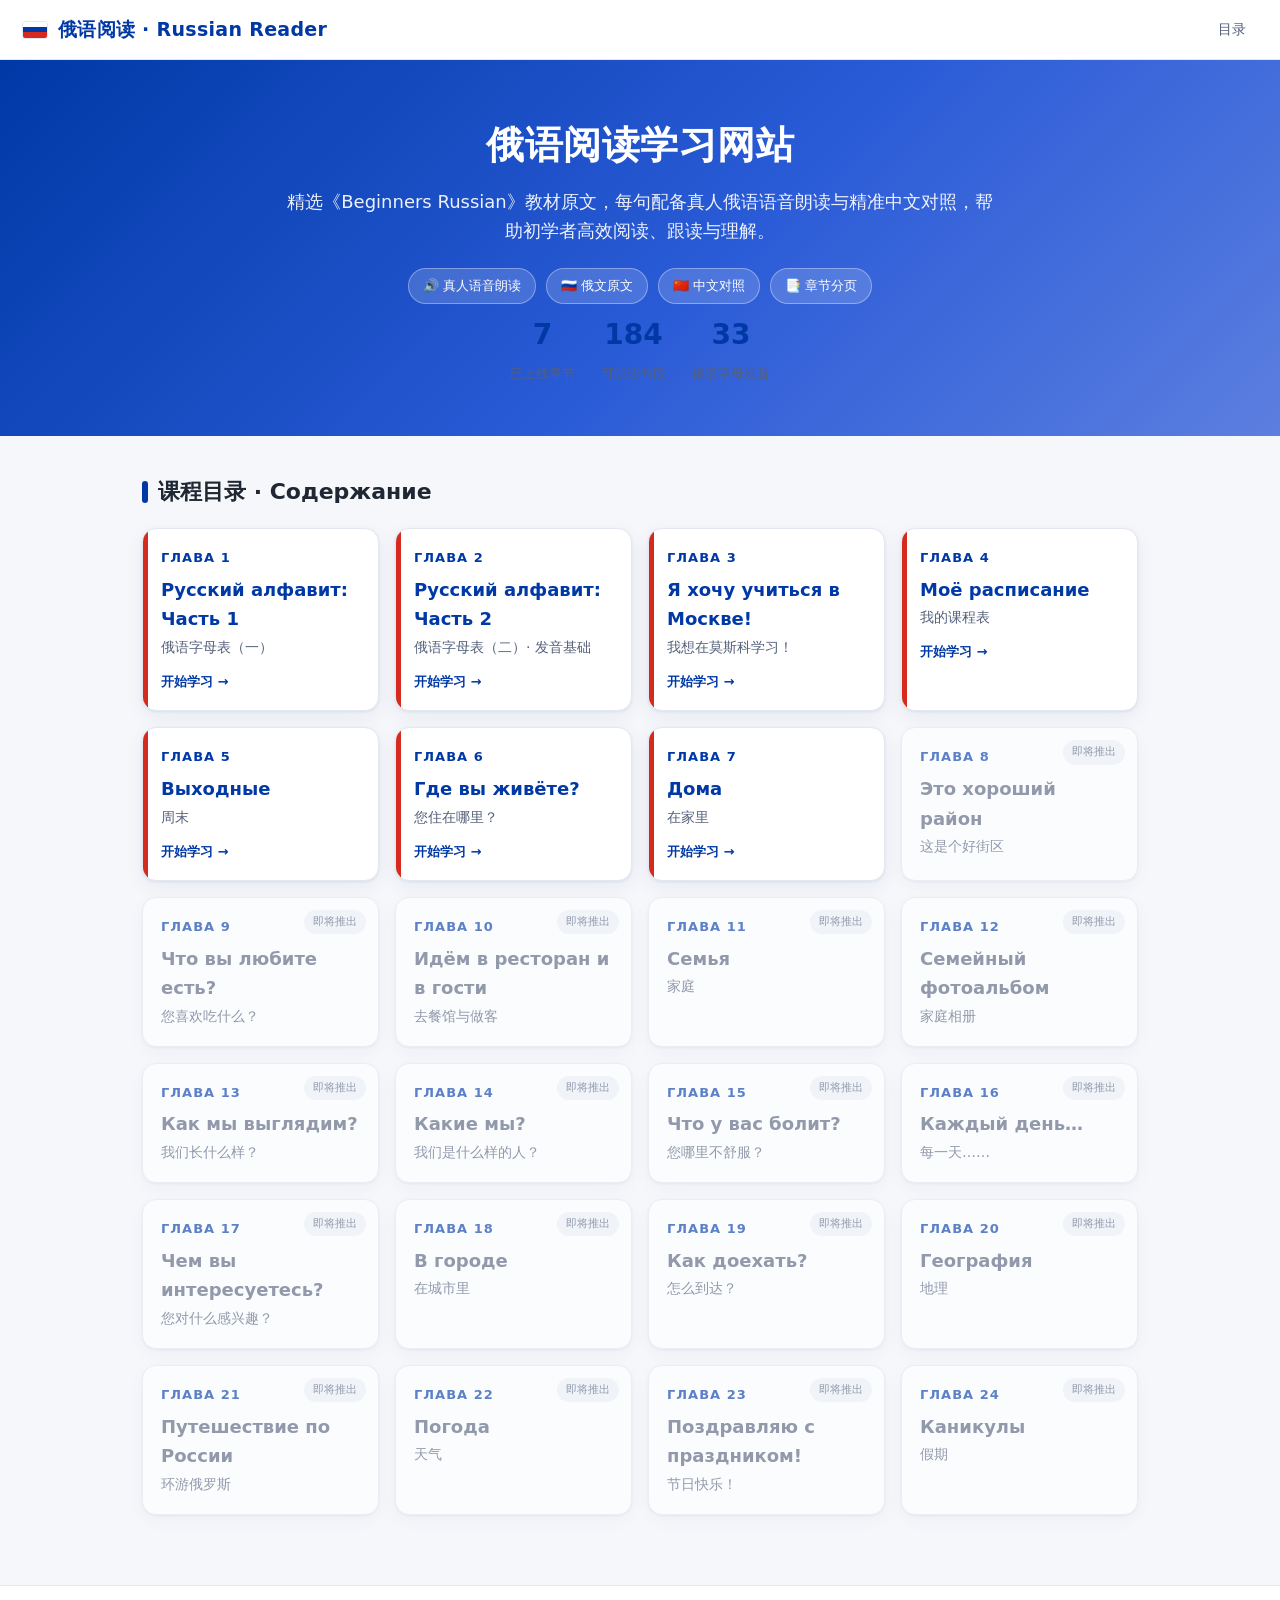
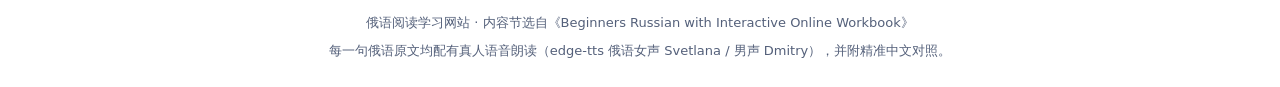
<file: index.html>
<!DOCTYPE html><html lang="ru"><head><meta charset="utf-8">
<meta name="viewport" content="width=device-width, initial-scale=1">
<title>俄语阅读 · Russian Reader — 在线俄语阅读学习</title>
<link rel="stylesheet" href="css/style.css"></head><body>
<nav class="topnav">
  <a class="brand" href="index.html"><span class="flag"><i class="w"></i><i class="b"></i><i class="r"></i></span>俄语阅读 · Russian Reader</a>
  <span class="spacer"></span>
  <a class="navlink" href="index.html">目录</a>
</nav>
<header class="hero">
  <h1>俄语阅读学习网站</h1>
  <div class="sub">精选《Beginners Russian》教材原文，每句配备真人俄语语音朗读与精准中文对照，帮助初学者高效阅读、跟读与理解。</div>
  <div class="tags"><span>🔊 真人语音朗读</span><span>🇷🇺 俄文原文</span><span>🇨🇳 中文对照</span><span>📑 章节分页</span></div>
  <div class="intro-stats">
    <div class="stat"><b>7</b><span>已上线章节</span></div>
    <div class="stat"><b>184</b><span>可朗读句段</span></div>
    <div class="stat"><b>33</b><span>俄语字母发音</span></div>
  </div>
</header>
<main class="wrap">
  <section class="block">
    <h2 class="section-title">课程目录 · Содержание</h2>
    <div class="chapter-grid"><a class="ch-card active" href="glava-1.html">
              <span class="stripe"></span>
              <div class="num">ГЛАВА 1</div>
              <div class="ru">Русский алфавит: Часть 1</div>
              <div class="zh">俄语字母表（一）</div>
              <div class="go">开始学习 →</div>
            </a>
<a class="ch-card active" href="glava-2.html">
              <span class="stripe"></span>
              <div class="num">ГЛАВА 2</div>
              <div class="ru">Русский алфавит: Часть 2</div>
              <div class="zh">俄语字母表（二）· 发音基础</div>
              <div class="go">开始学习 →</div>
            </a>
<a class="ch-card active" href="glava-3.html">
              <span class="stripe"></span>
              <div class="num">ГЛАВА 3</div>
              <div class="ru">Я хочу учиться в Москве!</div>
              <div class="zh">我想在莫斯科学习！</div>
              <div class="go">开始学习 →</div>
            </a>
<a class="ch-card active" href="glava-4.html">
              <span class="stripe"></span>
              <div class="num">ГЛАВА 4</div>
              <div class="ru">Моё расписание</div>
              <div class="zh">我的课程表</div>
              <div class="go">开始学习 →</div>
            </a>
<a class="ch-card active" href="glava-5.html">
              <span class="stripe"></span>
              <div class="num">ГЛАВА 5</div>
              <div class="ru">Выходные</div>
              <div class="zh">周末</div>
              <div class="go">开始学习 →</div>
            </a>
<a class="ch-card active" href="glava-6.html">
              <span class="stripe"></span>
              <div class="num">ГЛАВА 6</div>
              <div class="ru">Где вы живёте?</div>
              <div class="zh">您住在哪里？</div>
              <div class="go">开始学习 →</div>
            </a>
<a class="ch-card active" href="glava-7.html">
              <span class="stripe"></span>
              <div class="num">ГЛАВА 7</div>
              <div class="ru">Дома</div>
              <div class="zh">在家里</div>
              <div class="go">开始学习 →</div>
            </a>
<div class="ch-card soon">
              <span class="badge">即将推出</span>
              <div class="num">ГЛАВА 8</div>
              <div class="ru">Это хороший район</div>
              <div class="zh">这是个好街区</div>
            </div>
<div class="ch-card soon">
              <span class="badge">即将推出</span>
              <div class="num">ГЛАВА 9</div>
              <div class="ru">Что вы любите есть?</div>
              <div class="zh">您喜欢吃什么？</div>
            </div>
<div class="ch-card soon">
              <span class="badge">即将推出</span>
              <div class="num">ГЛАВА 10</div>
              <div class="ru">Идём в ресторан и в гости</div>
              <div class="zh">去餐馆与做客</div>
            </div>
<div class="ch-card soon">
              <span class="badge">即将推出</span>
              <div class="num">ГЛАВА 11</div>
              <div class="ru">Семья</div>
              <div class="zh">家庭</div>
            </div>
<div class="ch-card soon">
              <span class="badge">即将推出</span>
              <div class="num">ГЛАВА 12</div>
              <div class="ru">Семейный фотоальбом</div>
              <div class="zh">家庭相册</div>
            </div>
<div class="ch-card soon">
              <span class="badge">即将推出</span>
              <div class="num">ГЛАВА 13</div>
              <div class="ru">Как мы выглядим?</div>
              <div class="zh">我们长什么样？</div>
            </div>
<div class="ch-card soon">
              <span class="badge">即将推出</span>
              <div class="num">ГЛАВА 14</div>
              <div class="ru">Какие мы?</div>
              <div class="zh">我们是什么样的人？</div>
            </div>
<div class="ch-card soon">
              <span class="badge">即将推出</span>
              <div class="num">ГЛАВА 15</div>
              <div class="ru">Что у вас болит?</div>
              <div class="zh">您哪里不舒服？</div>
            </div>
<div class="ch-card soon">
              <span class="badge">即将推出</span>
              <div class="num">ГЛАВА 16</div>
              <div class="ru">Каждый день…</div>
              <div class="zh">每一天……</div>
            </div>
<div class="ch-card soon">
              <span class="badge">即将推出</span>
              <div class="num">ГЛАВА 17</div>
              <div class="ru">Чем вы интересуетесь?</div>
              <div class="zh">您对什么感兴趣？</div>
            </div>
<div class="ch-card soon">
              <span class="badge">即将推出</span>
              <div class="num">ГЛАВА 18</div>
              <div class="ru">В городе</div>
              <div class="zh">在城市里</div>
            </div>
<div class="ch-card soon">
              <span class="badge">即将推出</span>
              <div class="num">ГЛАВА 19</div>
              <div class="ru">Как доехать?</div>
              <div class="zh">怎么到达？</div>
            </div>
<div class="ch-card soon">
              <span class="badge">即将推出</span>
              <div class="num">ГЛАВА 20</div>
              <div class="ru">География</div>
              <div class="zh">地理</div>
            </div>
<div class="ch-card soon">
              <span class="badge">即将推出</span>
              <div class="num">ГЛАВА 21</div>
              <div class="ru">Путешествие по России</div>
              <div class="zh">环游俄罗斯</div>
            </div>
<div class="ch-card soon">
              <span class="badge">即将推出</span>
              <div class="num">ГЛАВА 22</div>
              <div class="ru">Погода</div>
              <div class="zh">天气</div>
            </div>
<div class="ch-card soon">
              <span class="badge">即将推出</span>
              <div class="num">ГЛАВА 23</div>
              <div class="ru">Поздравляю с праздником!</div>
              <div class="zh">节日快乐！</div>
            </div>
<div class="ch-card soon">
              <span class="badge">即将推出</span>
              <div class="num">ГЛАВА 24</div>
              <div class="ru">Каникулы</div>
              <div class="zh">假期</div>
            </div></div>
  </section>
</main>
<footer class="site-footer">
  <div>俄语阅读学习网站 · 内容节选自《Beginners Russian with Interactive Online Workbook》</div>
  <div style="margin-top:6px">每一句俄语原文均配有真人语音朗读（edge-tts 俄语女声 Svetlana / 男声 Dmitry），并附精准中文对照。</div>
</footer>
</body></html>
</file>
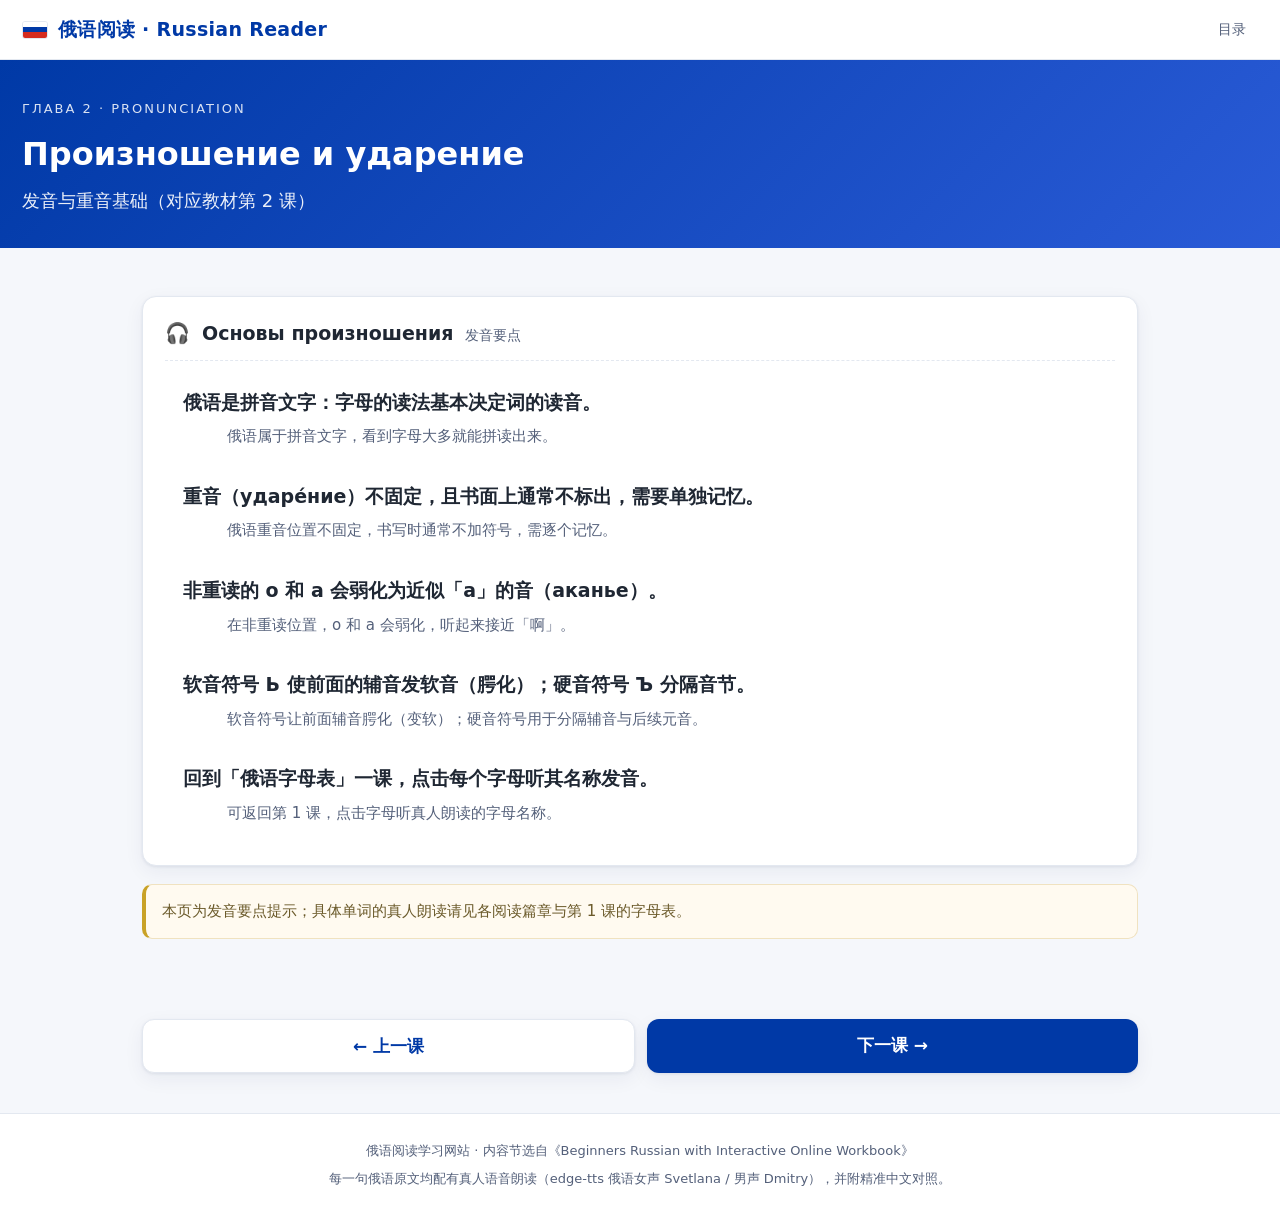
<file: glava-2.html>
<!DOCTYPE html><html lang="ru"><head><meta charset="utf-8">
<meta name="viewport" content="width=device-width, initial-scale=1">
<title>发音与重音基础 · Глава 2</title>
<link rel="stylesheet" href="css/style.css"></head><body>
<nav class="topnav">
  <a class="brand" href="index.html"><span class="flag"><i class="w"></i><i class="b"></i><i class="r"></i></span>俄语阅读 · Russian Reader</a>
  <span class="spacer"></span>
  <a class="navlink" href="index.html">目录</a>
</nav>
<header class="chapter-hero">
  <div class="kicker">ГЛАВА 2 · PRONUNCIATION</div>
  <h1>Произношение и ударение</h1>
  <div class="zh">发音与重音基础（对应教材第 2 课）</div>
</header>
<main class="wrap">
  <section class="block">
    <div class="reading"><div class="r-head"><span class="ricon">🎧</span><span class="rtitle">Основы произношения</span><span class="rzh">发音要点</span></div>
      <div class="srow"><div class="ru-line"><span class="ru">俄语是拼音文字：字母的读法基本决定词的读音。</span></div><div class="zh">俄语属于拼音文字，看到字母大多就能拼读出来。</div></div>
      <div class="srow"><div class="ru-line"><span class="ru">重音（ударе́ние）不固定，且书面上通常不标出，需要单独记忆。</span></div><div class="zh">俄语重音位置不固定，书写时通常不加符号，需逐个记忆。</div></div>
      <div class="srow"><div class="ru-line"><span class="ru">非重读的 о 和 а 会弱化为近似「а」的音（аканье）。</span></div><div class="zh">在非重读位置，о 和 а 会弱化，听起来接近「啊」。</div></div>
      <div class="srow"><div class="ru-line"><span class="ru">软音符号 Ь 使前面的辅音发软音（腭化）；硬音符号 Ъ 分隔音节。</span></div><div class="zh">软音符号让前面辅音腭化（变软）；硬音符号用于分隔辅音与后续元音。</div></div>
      <div class="srow"><div class="ru-line"><span class="ru">回到「俄语字母表」一课，点击每个字母听其名称发音。</span></div><div class="zh">可返回第 1 课，点击字母听真人朗读的字母名称。</div></div>
    </div>
    <div class="note">本页为发音要点提示；具体单词的真人朗读请见各阅读篇章与第 1 课的字母表。</div>
  </section>
  <div class="nav-buttons"><a class="ghost" href="glava-1.html">← 上一课</a><a href="glava-3.html">下一课 →</a></div>
</main>
<footer class="site-footer">
  <div>俄语阅读学习网站 · 内容节选自《Beginners Russian with Interactive Online Workbook》</div>
  <div style="margin-top:6px">每一句俄语原文均配有真人语音朗读（edge-tts 俄语女声 Svetlana / 男声 Dmitry），并附精准中文对照。</div>
</footer>
</body></html>
</file>
<file: css/style.css>
:root {
  --ru-blue: #0039A6;      /* Russian flag blue */
  --ru-blue-bright: #2A5BD7;
  --ru-red: #D52B1E;       /* Russian flag red */
  --ru-red-bright: #E7483B;
  --ink: #1f2733;
  --ink-soft: #54607a;
  --bg: #f5f7fb;
  --card: #ffffff;
  --line: #e3e8f0;
  --accent-soft: #eaf0ff;
  --gold: #C9A227;
  --shadow: 0 1px 3px rgba(20,40,80,.08), 0 6px 20px rgba(20,40,80,.06);
}

* { box-sizing: border-box; }
html { scroll-behavior: smooth; }
body {
  margin: 0;
  font-family: "Noto Sans", "Segoe UI", "PingFang SC", "Microsoft YaHei", system-ui, -apple-system, sans-serif;
  color: var(--ink);
  background: var(--bg);
  line-height: 1.65;
  font-size: 17px;
}
a { color: var(--ru-blue); text-decoration: none; }
a:hover { text-decoration: underline; }

/* ---------- Top nav ---------- */
.topnav {
  position: sticky; top: 0; z-index: 50;
  display: flex; align-items: center; gap: 16px;
  padding: 12px 22px;
  background: rgba(255,255,255,.92);
  backdrop-filter: blur(8px);
  border-bottom: 1px solid var(--line);
}
.topnav .brand {
  font-weight: 800; font-size: 19px; letter-spacing: .3px;
  display: flex; align-items: center; gap: 10px;
}
.topnav .brand .flag {
  width: 26px; height: 18px; border-radius: 3px; overflow: hidden;
  display: inline-flex; flex-direction: column; border: 1px solid var(--line);
}
.topnav .brand .flag i { flex: 1; display: block; }
.topnav .brand .flag .w { background:#fff; } .topnav .brand .flag .b { background: var(--ru-blue); } .topnav .brand .flag .r { background: var(--ru-red); }
.topnav .spacer { flex: 1; }
.topnav .navlink {
  font-size: 14px; color: var(--ink-soft); padding: 6px 12px; border-radius: 8px;
}
.topnav .navlink:hover { background: var(--accent-soft); text-decoration: none; color: var(--ru-blue); }

/* ---------- Hero / index ---------- */
.hero {
  background: linear-gradient(135deg, #0039A6 0%, #2A5BD7 55%, #5C7FE0 100%);
  color: #fff; padding: 54px 22px 46px; text-align: center;
}
.hero h1 { margin: 0 0 10px; font-size: 38px; letter-spacing: .5px; }
.hero .sub { font-size: 18px; opacity: .92; max-width: 720px; margin: 0 auto; }
.hero .tags { margin-top: 22px; display: flex; gap: 10px; justify-content: center; flex-wrap: wrap; }
.hero .tags span {
  background: rgba(255,255,255,.16); border: 1px solid rgba(255,255,255,.35);
  padding: 6px 14px; border-radius: 999px; font-size: 13px;
}

.wrap { max-width: 1040px; margin: 0 auto; padding: 0 22px; }
section.block { padding: 30px 0; }
h2.section-title {
  font-size: 22px; margin: 8px 0 18px; display: flex; align-items: center; gap: 10px;
}
h2.section-title::before {
  content: ""; width: 6px; height: 22px; background: var(--ru-blue); border-radius: 3px; display: inline-block;
}

/* ---------- Chapter grid (index) ---------- */
.chapter-grid {
  display: grid; grid-template-columns: repeat(auto-fill, minmax(220px, 1fr)); gap: 16px;
}
.ch-card {
  background: var(--card); border: 1px solid var(--line); border-radius: 14px;
  padding: 18px; box-shadow: var(--shadow); position: relative; overflow: hidden;
  transition: transform .12s ease, box-shadow .12s ease;
}
.ch-card.active { cursor: pointer; }
.ch-card.active:hover { transform: translateY(-3px); box-shadow: 0 8px 26px rgba(20,40,80,.14); }
.ch-card .num {
  font-size: 13px; font-weight: 700; color: var(--ru-blue); letter-spacing: 1px;
}
.ch-card .ru { font-size: 18px; font-weight: 700; margin: 6px 0 2px; }
.ch-card .zh { font-size: 14px; color: var(--ink-soft); }
.ch-card .go { margin-top: 12px; font-size: 13px; color: var(--ru-blue); font-weight: 600; }
.ch-card.soon { opacity: .62; }
.ch-card.soon .ru { color: var(--ink-soft); }
.ch-card.soon .badge {
  position: absolute; top: 12px; right: 12px; font-size: 11px; background: #eef1f6;
  color: var(--ink-soft); padding: 3px 9px; border-radius: 999px;
}
.ch-card .stripe { position: absolute; left: 0; top: 0; bottom: 0; width: 5px; background: var(--ru-red); }

/* ---------- Chapter page ---------- */
.chapter-hero {
  background: linear-gradient(135deg, #0039A6, #2A5BD7);
  color: #fff; padding: 38px 22px 32px;
}
.chapter-hero .kicker { font-size: 13px; letter-spacing: 2px; opacity: .85; text-transform: uppercase; }
.chapter-hero h1 { margin: 8px 0 6px; font-size: 32px; }
.chapter-hero .zh { font-size: 18px; opacity: .92; }
.chapter-hero .pillrow { margin-top: 16px; display: flex; gap: 8px; flex-wrap: wrap; }
.chapter-hero .pill {
  background: rgba(255,255,255,.16); border: 1px solid rgba(255,255,255,.3);
  padding: 5px 12px; border-radius: 999px; font-size: 12px;
}

/* content controls */
.controls { display: flex; gap: 10px; align-items: center; flex-wrap: wrap; margin: 22px 0 6px; }
.controls .btn {
  border: 1px solid var(--line); background: #fff; color: var(--ink); cursor: pointer;
  padding: 8px 14px; border-radius: 10px; font-size: 14px; font-weight: 600;
  display: inline-flex; align-items: center; gap: 7px;
}
.controls .btn:hover { border-color: var(--ru-blue); color: var(--ru-blue); }
.controls .btn.primary { background: var(--ru-blue); color: #fff; border-color: var(--ru-blue); }
.controls .btn.primary:hover { background: var(--ru-blue-bright); }
.controls .seg { display: inline-flex; border: 1px solid var(--line); border-radius: 10px; overflow: hidden; }
.controls .seg button {
  border: 0; background: #fff; padding: 8px 14px; cursor: pointer; font-size: 14px; color: var(--ink-soft);
}
.controls .seg button.on { background: var(--ru-blue); color: #fff; }

/* reading block */
.reading {
  background: var(--card); border: 1px solid var(--line); border-radius: 14px;
  padding: 20px 22px; margin: 18px 0; box-shadow: var(--shadow);
}
.reading > .r-head { display: flex; align-items: baseline; gap: 12px; margin-bottom: 14px; border-bottom: 1px dashed var(--line); padding-bottom: 10px; }
.reading > .r-head .ricon { font-size: 20px; }
.reading > .r-head .rtitle { font-size: 19px; font-weight: 700; }
.reading > .r-head .rzh { font-size: 14px; color: var(--ink-soft); }
.reading > .r-head .rplay { margin-left: auto; }

/* sentence rows */
.srow {
  display: grid; gap: 6px; padding: 12px 12px 12px 14px; border-radius: 10px;
  border-left: 4px solid transparent; margin: 8px 0; transition: background .15s, border-color .15s;
}
.srow:hover { background: var(--accent-soft); }
.srow.playing { background: #fff6e6; border-left-color: var(--gold); }
.srow .ru-line { display: flex; align-items: center; gap: 10px; }
.srow .play {
  flex: 0 0 auto; width: 34px; height: 34px; border-radius: 50%; border: 1px solid var(--line);
  background: #fff; cursor: pointer; font-size: 15px; display: inline-flex; align-items: center; justify-content: center;
  transition: all .12s;
}
.srow .play:hover { background: var(--ru-blue); color: #fff; border-color: var(--ru-blue); }
.srow .ru { font-size: 19px; font-weight: 600; color: var(--ink); }
.srow .speaker { font-size: 13px; font-weight: 700; color: var(--ru-red); margin-right: 4px; }
.srow .zh { font-size: 15px; color: var(--ink-soft); padding-left: 44px; }

/* hide chinese mode */
.hide-zh .zh { display: none; }

/* side-by-side mode */
.mode-side .srow { grid-template-columns: 1fr 1fr; align-items: start; }
.mode-side .srow .zh { padding-left: 0; border-left: 1px dashed var(--line); padding-left: 16px; }
.mode-side .srow .ru-line { grid-column: 1; }
.mode-side .srow .zh { grid-column: 2; }
@media (max-width: 720px) {
  .mode-side .srow { grid-template-columns: 1fr; }
  .mode-side .srow .zh { padding-left: 44px; border-left: 0; }
}

/* alphabet */
.alpha-grid { display: grid; grid-template-columns: repeat(auto-fill, minmax(150px,1fr)); gap: 12px; }
.alpha-cell {
  background: var(--card); border: 1px solid var(--line); border-radius: 12px; padding: 14px;
  text-align: center; box-shadow: var(--shadow);
}
.alpha-cell .big { font-size: 40px; font-weight: 800; color: var(--ru-blue); line-height: 1; }
.alpha-cell .name { font-size: 15px; margin-top: 6px; }
.alpha-cell .namezh { font-size: 12px; color: var(--ink-soft); }
.alpha-cell .ex { font-size: 14px; margin-top: 8px; color: var(--ink); }
.alpha-cell .exzh { font-size: 12px; color: var(--ink-soft); }
.alpha-cell .play { margin-top: 8px; }

/* notes / tips */
.note {
  background: #fffaf0; border: 1px solid #f0e2c0; border-left: 4px solid var(--gold);
  border-radius: 10px; padding: 14px 16px; margin: 16px 0; font-size: 15px; color: #6b5a2a;
}

/* nav buttons */
.nav-buttons { display: flex; justify-content: space-between; gap: 12px; margin: 34px 0 10px; flex-wrap: wrap; }
.nav-buttons a {
  background: var(--ru-blue); color: #fff; padding: 12px 20px; border-radius: 12px; font-weight: 600;
  box-shadow: var(--shadow); flex: 1; text-align: center; min-width: 140px;
}
.nav-buttons a.ghost { background: #fff; color: var(--ru-blue); border: 1px solid var(--line); }
.nav-buttons a:hover { text-decoration: none; opacity: .92; }

/* footer */
.site-footer {
  margin-top: 40px; border-top: 1px solid var(--line); background: #fff;
  padding: 26px 22px; color: var(--ink-soft); font-size: 13px; text-align: center;
}
.site-footer a { color: var(--ru-blue); }

.intro-stats { display: flex; gap: 26px; justify-content: center; flex-wrap: wrap; margin: 8px 0 4px; }
.intro-stats .stat { text-align: center; }
.intro-stats .stat b { display: block; font-size: 28px; color: var(--ru-blue); }
.intro-stats .stat span { font-size: 13px; color: var(--ink-soft); }

@media (max-width: 600px) {
  .hero h1 { font-size: 28px; } .chapter-hero h1 { font-size: 24px; }
  body { font-size: 16px; }
}
</file>
